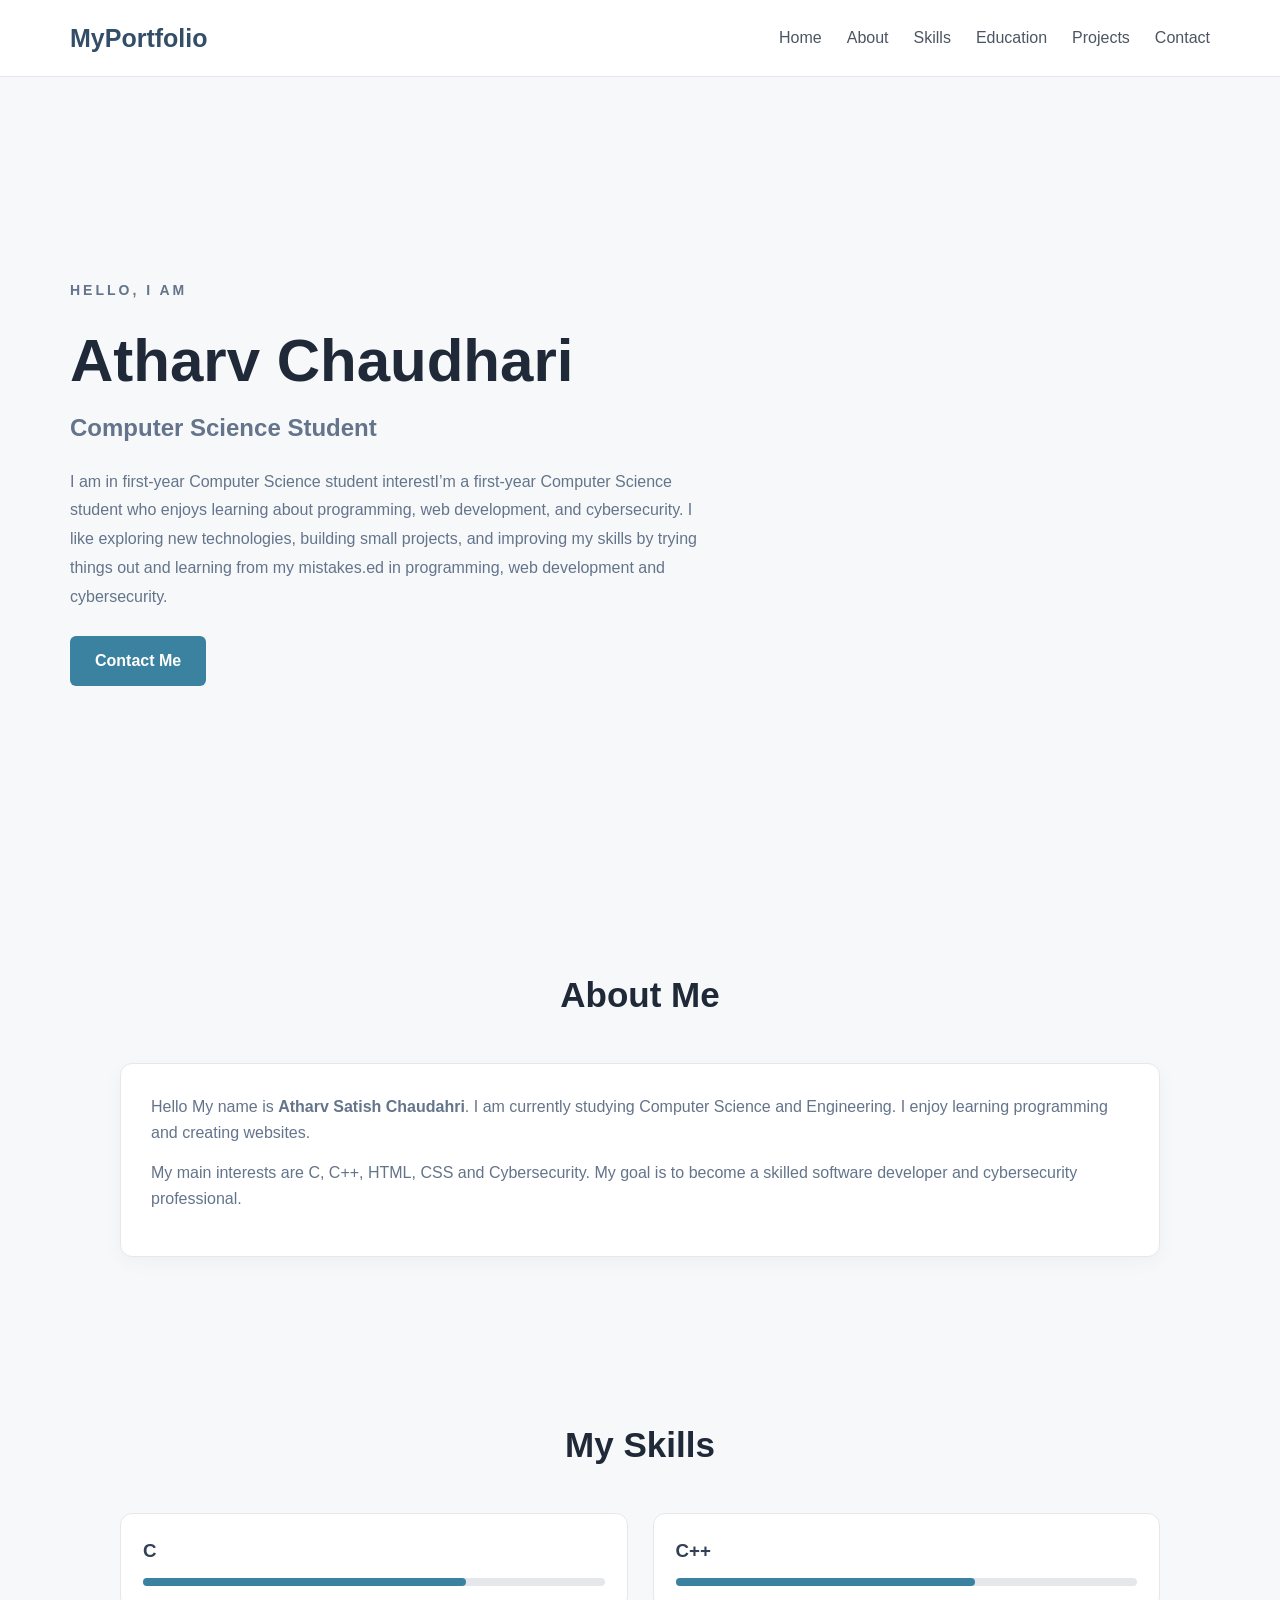
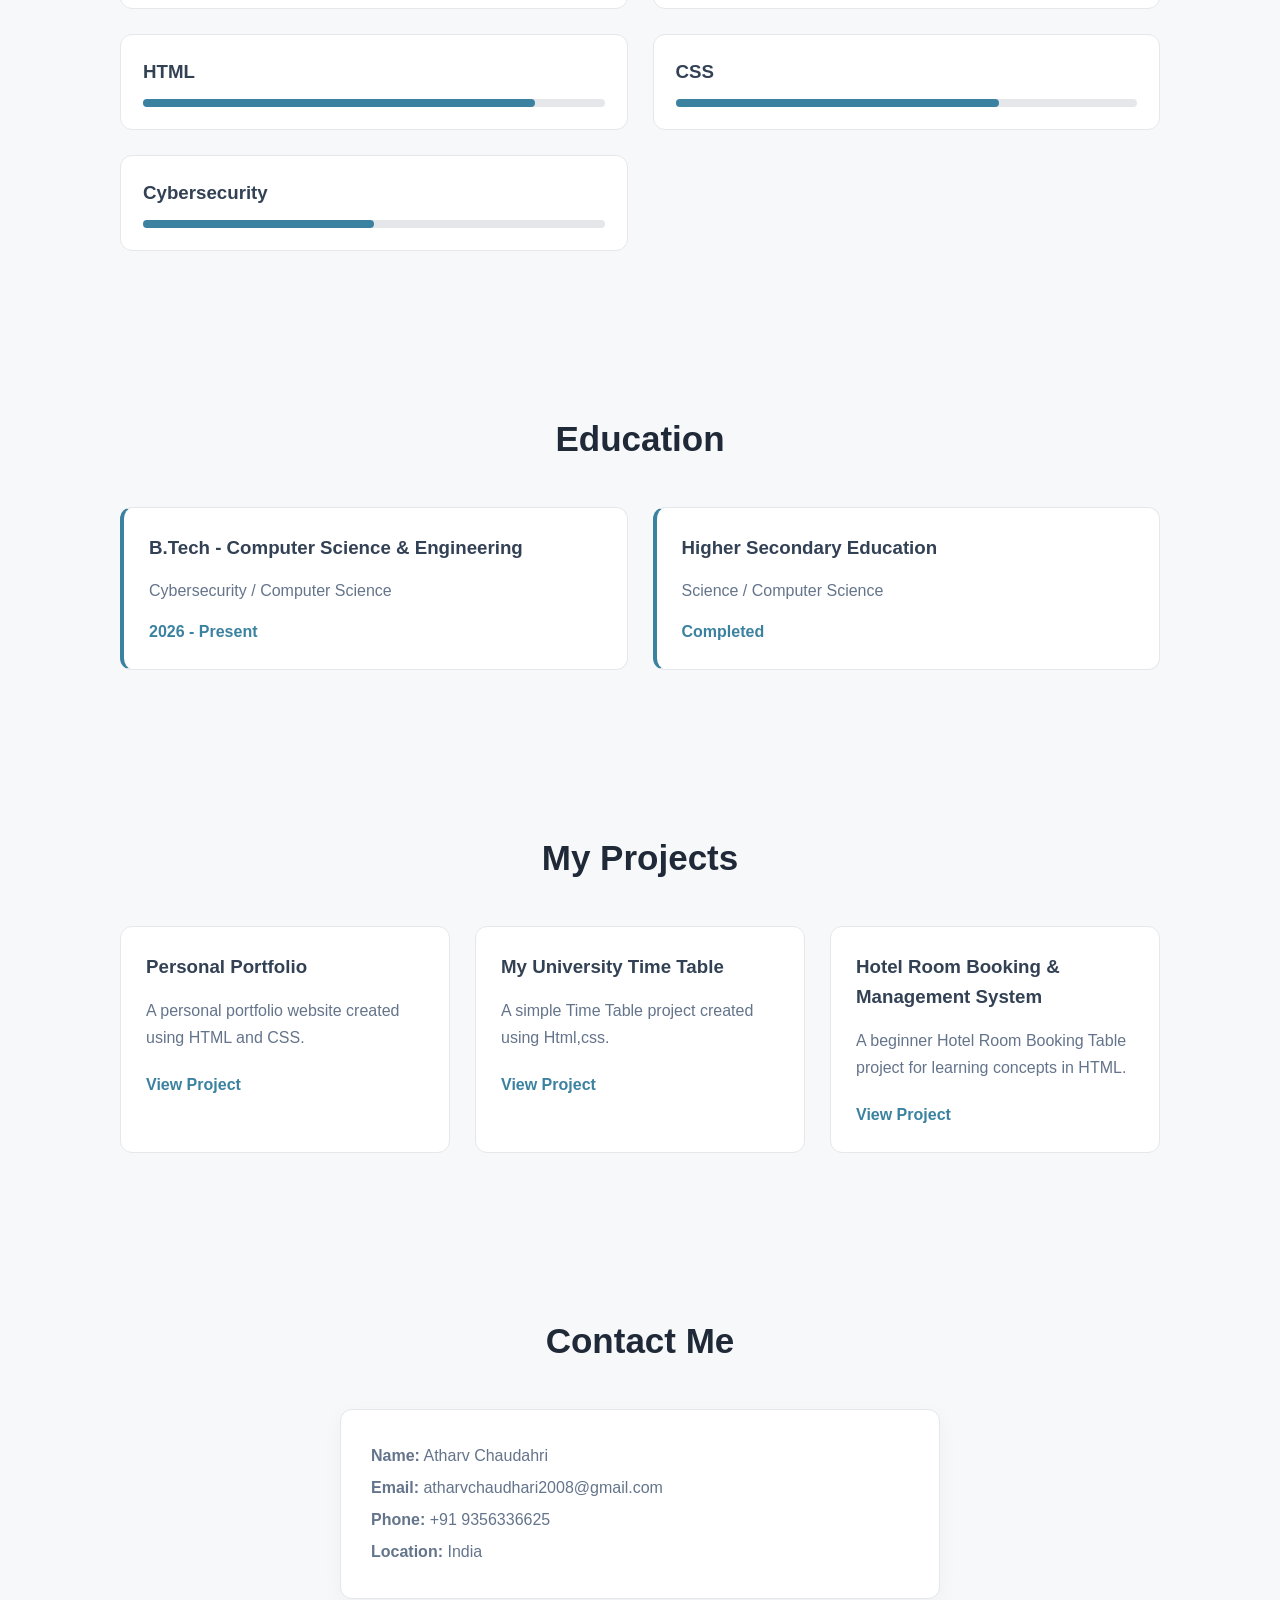
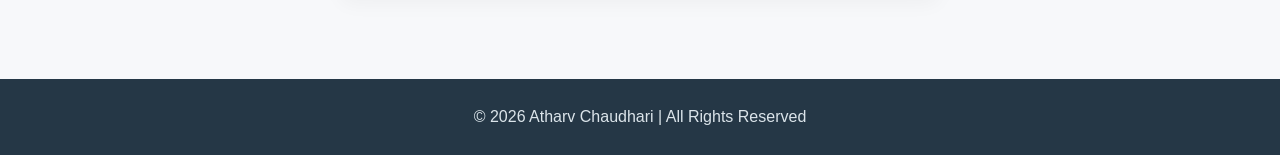
<file: index.html>
<!DOCTYPE html>
<html lang="en">
<head>
    <meta charset="UTF-8">
    <meta name="viewport" content="width=device-width, initial-scale=1.0">
    <title>My Portfolio</title>


    <link rel="stylesheet" href="profile potrfolio.css">
</head>
<style>
        .profile {
            width: 200px;
            height: 200px;
            border-radius: 50%;
            object-fit: cover;
            display: block;
        }
    </style>

<body>

    <!-- Navigation -->
    <header>
        <nav>
            <h2 class="logo">MyPortfolio</h2>

            <div class="nav-links">
                <a href="#home">Home</a>
                <a href="#about">About</a>
                <a href="#skills">Skills</a>
                <a href="#education">Education</a>
                <a href="#projects">Projects</a>
                <a href="#contact">Contact</a>
            </div>
        </nav>
    </header>


    <!-- Home -->
    <section id="home" class="home">

        <div class="home-text">
            <p class="small-text">HELLO, I AM</p>

            <h1>Atharv Chaudhari</h1>

            <h2>Computer Science Student</h2>

            <p>
                I am in first-year Computer Science student interestI’m a first-year Computer Science student who enjoys learning about programming, web development, and cybersecurity. I like exploring new technologies, 
                building small projects, and improving my skills by trying things out and learning from my mistakes.ed in
                programming, web development and cybersecurity.
            </p>

            <a href="#contact" class="button">Contact Me</a>
        </div>

        
        </div>

    </section>


    <!-- About -->
    <section id="about" class="section">

        <h2 class="heading">About Me</h2>

        <div class="about-box">

            <p>
                Hello My name is <b>Atharv Satish Chaudahri</b>.
                I am currently studying Computer Science and Engineering.
                I enjoy learning programming and creating websites.
            </p>

            <p>
                My main interests are C, C++, HTML, CSS and Cybersecurity.
                My goal is to become a skilled software developer and
                cybersecurity professional.
            </p>

        </div>

    </section>


    <!-- Skills -->
    <section id="skills" class="section">

        <h2 class="heading">My Skills</h2>

        <div class="skills-container">

            <div class="skill">
                <h3>C</h3>
                <div class="progress">
                    <div class="progress-bar c"></div>
                </div>
            </div>

            <div class="skill">
                <h3>C++</h3>
                <div class="progress">
                    <div class="progress-bar cpp"></div>
                </div>
            </div>

            <div class="skill">
                <h3>HTML</h3>
                <div class="progress">
                    <div class="progress-bar html"></div>
                </div>
            </div>

            <div class="skill">
                <h3>CSS</h3>
                <div class="progress">
                    <div class="progress-bar css"></div>
                </div>
            </div>

            <div class="skill">
                <h3>Cybersecurity</h3>
                <div class="progress">
                    <div class="progress-bar cyber"></div>
                </div>
            </div>

        </div>

    </section>


    <!-- Education -->
    <section id="education" class="section">

        <h2 class="heading">Education</h2>

        <div class="education-box">

            <div class="education-card">
                <h3>B.Tech - Computer Science & Engineering</h3>

                <p>
                    Cybersecurity / Computer Science
                </p>

                <span>2026 - Present</span>
            </div>

            <div class="education-card">
                <h3>Higher Secondary Education</h3>

                <p>
                    Science / Computer Science
                </p>

                <span>Completed</span>
            </div>

        </div>

    </section>


    <!-- Projects -->
    <section id="projects" class="section">

        <h2 class="heading">My Projects</h2>

        <div class="project-container">

            <div class="project-card">
                <h3> Personal Portfolio</h3>

                <p>
                    A personal portfolio website created using HTML and CSS.
                </p>

                <a href="#">View Project</a>
            </div>


            <div class="project-card">
                <h3>My University Time Table </h3>

                <p>
                    A simple Time Table project created using Html,css.
                </p>

                <a href="http://127.0.0.1:5500/wedpage.html/timetable.html">View Project</a>
            </div>


            <div class="project-card">
                <h3>Hotel Room Booking & Management System</h3>

                <p>
                    A beginner Hotel Room Booking Table project for learning
                    concepts in HTML.
                </p>

                <a href="http://127.0.0.1:5500/wedpage.html/h1.html?">View Project</a>
            </div>

        </div>

    </section>


    <!-- Contact -->
    <section id="contact" class="section">

        <h2 class="heading">Contact Me</h2>

        <div class="contact-box">

            <p><b>Name:</b> Atharv Chaudahri</p>

            <p>
                <b>Email:</b>
                atharvchaudhari2008@gmail.com
            </p>

            <p>
                <b>Phone:</b>
                +91 9356336625 
            </p>

            <p>
                <b>Location:</b>
                India
            </p>

        </div>

    </section>


    <!-- Footer -->
    <footer>

        <p>
            © 2026 Atharv Chaudhari | All Rights Reserved
        </p>

    </footer>

</body>
</html>
</file>
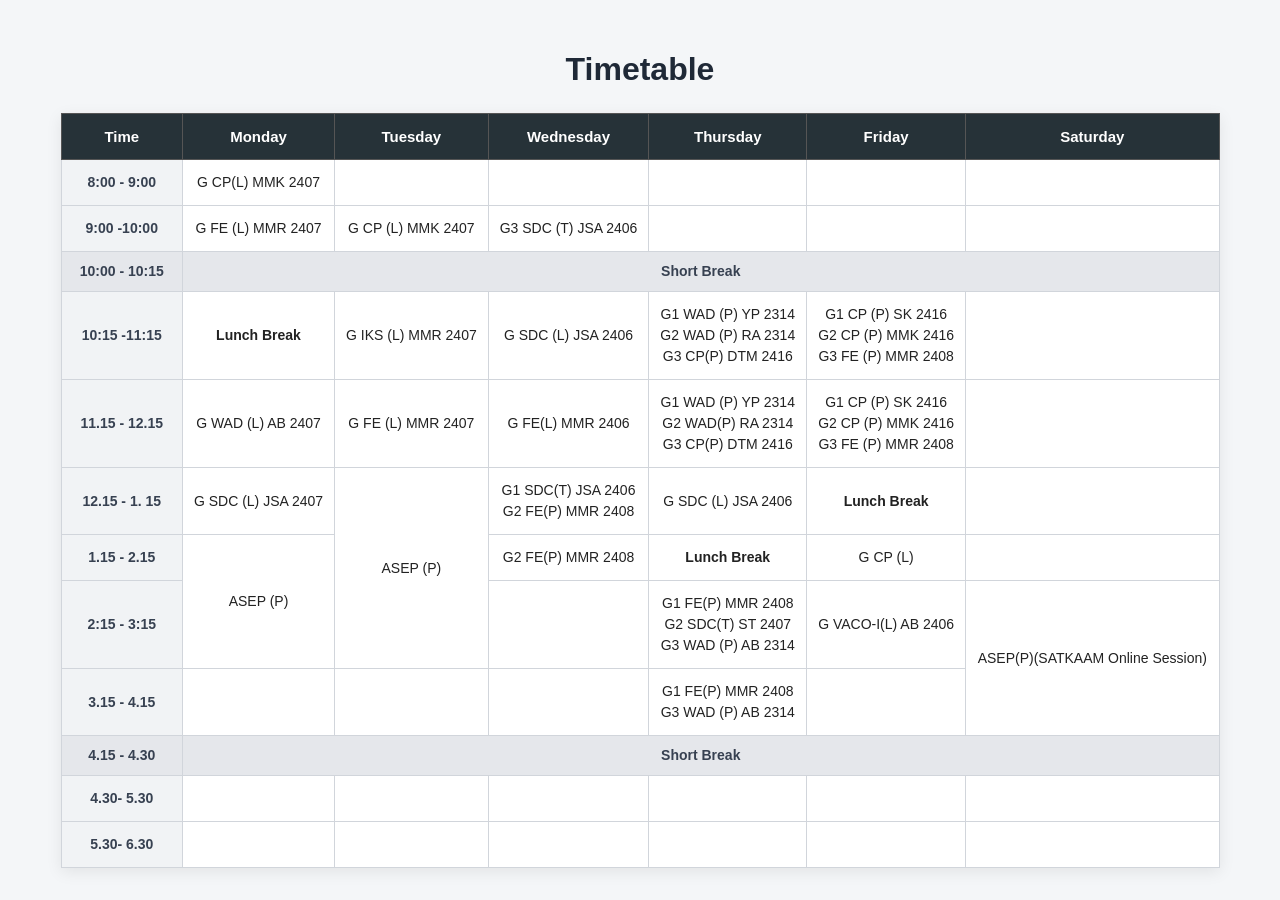
<file: timetable.html>
<!DOCTYPE html>
<html >
<head>
  
  <meta name="viewport" content="width=device-width, initial-scale=1.0">
  <title>Timetable</title>
  
</head>
 <style>
        * {
            box-sizing: border-box;
        }

        body {
            margin: 0;
            padding: 30px;
            font-family: Arial, sans-serif;
            background-color: #f4f6f8;
            color: #222;
        }

        h1 {
            text-align: center;
            margin-bottom: 25px;
            color: #1f2937;
            font-size: 32px;
        }

        table {
            width: 95%;
            max-width: 1300px;
            margin: auto;
            border-collapse: collapse;
            background-color: white;
            box-shadow: 0 4px 15px rgba(0, 0, 0, 0.08);
        }

        th {
            background-color: #263238;
            color: white;
            padding: 14px 10px;
            font-size: 15px;
            border: 1px solid #555;
        }

        td {
            padding: 12px 10px;
            text-align: center;
            border: 1px solid #d1d5db;
            font-size: 14px;
            line-height: 1.5;
            min-width: 120px;
        }

        td:first-child {
            font-weight: bold;
            background-color: #f1f3f5;
            color: #374151;
            min-width: 120px;
        }

        tbody tr:hover {
            background-color: #f8fafc;
        }

        .break td {
            background-color: #e5e7eb;
            color: #374151;
            font-weight: bold;
            padding: 9px;
        }

        /* Class cells */
        tbody td:not(:first-child):not([colspan]) {
            vertical-align: middle;
        }

        /* Mobile view */
        @media (max-width: 800px) {
            body {
                padding: 15px;
            }

            h1 {
                font-size: 26px;
            }

            table {
                width: 100%;
                font-size: 12px;
            }

            th,
            td {
                padding: 8px 6px;
                font-size: 12px;
            }
        }
    </style>
<body>
<h1 align="center">Timetable</h1>

  <table border="1"align="center">
    <thead>
      <tr>
        <th>Time</th>
        <th>Monday</th>
        <th>Tuesday</th>
        <th>Wednesday</th>
        <th>Thursday</th>
        <th>Friday</th>
        <th>Saturday</th>
      </tr>
    </thead>
    <tbody>
      <tr>
        <td>8:00 - 9:00</td>
        <td>G CP(L) MMK 2407</td>
        <td></td>
        <td></td>
        <td></td>
        <td></td>
        <td></td>
      </tr>
      <tr>
        <td>9:00 -10:00</td>
        <td>G FE (L) MMR 2407</td>
        <td>G CP (L) MMK 2407</td>
        <td>G3 SDC (T) JSA 2406</td>
        <td></td>
        <td></td>
        <td></td>
      </tr>
      <tr class="break">
        <td>10:00 - 10:15</td>
        <td colspan="6"align="center">Short Break</td>
      </tr>
      <tr>
        <td>10:15 -11:15</td>
        <td><b>Lunch Break</b></td>
        <td>G IKS (L) MMR 2407</td>
        <td>G SDC (L) JSA 2406</td>
        <td>G1 WAD (P) YP 2314<br>G2 WAD (P) RA 2314<br>G3 CP(P) DTM 2416</td>
        <td>G1 CP (P) SK 2416<br>G2 CP (P) MMK 2416<br>G3 FE (P) MMR 2408</td>
        <td></td>
      </tr>
      <tr>
        <td>11.15 - 12.15</td>
        <td>G WAD (L) AB 2407</td>
        <td>G FE (L) MMR 2407</td>
        <td>G FE(L) MMR 2406</td>
        <td>G1 WAD (P) YP 2314<br>G2 WAD(P) RA 2314<br>G3 CP(P) DTM 2416</td>
        <td>G1 CP (P) SK 2416<br>G2 CP (P) MMK 2416<br>G3 FE (P) MMR 2408</td>
        <td></td>
      </tr>
      <tr>
        <td>12.15 - 1. 15</td>
        <td>G SDC (L) JSA 2407</td>
        <td rowspan="3" align="center">ASEP (P)</td>
        <td>G1 SDC(T) JSA 2406<br>G2 FE(P) MMR 2408</td>
        <td>G SDC (L) JSA 2406</td>
        <td><b>Lunch Break</b></td>
        <td></td>
      </tr>
      <tr>
        <td>1.15 - 2.15</td>
        <td rowspan="2"align="center">ASEP (P)</td>
        <td>G2 FE(P) MMR 2408</td>
        <td><b>Lunch Break</b></td>
        <td>G CP (L) <br></td>
        <td></td>
      </tr>
      <tr>
        <td>2:15 - 3:15</td>
        <td></td>
        <td>G1 FE(P) MMR 2408<br>G2 SDC(T) ST 2407<br>G3 WAD (P) AB 2314</td>
        <td>G VACO-I(L) AB 2406</td>
        <td rowspan="2" align="center">ASEP(P)(SATKAAM Online Session)</td>
      </tr>
      <tr>
        <td>3.15 - 4.15</td>
        <td></td>
        <td></td>
        <td></td>
        <td>G1 FE(P) MMR 2408<br>G3 WAD (P) AB 2314</td>
        <td></td>
      </tr>
      <tr class="break">
        <td>4.15 - 4.30</td>
        <td colspan="6" align="center"> Short Break</td>
      </tr>
      <tr>
        <td>4.30- 5.30</td>
        <td></td>
        <td></td>
        <td></td>
        <td></td>
        <td></td>
        <td></td>
      </tr>
      <tr>
        <td>5.30- 6.30</td>
        <td></td>
        <td></td>
        <td></td>
        <td></td>
        <td></td>
        <td></td>
      </tr>
    </tbody>
  </table>

</body>
</html>
</file>
<file: profile potrfolio.css>
/* =========================
   RESET
========================= */

* {
    margin: 0;
    padding: 0;
    box-sizing: border-box;
}


/* =========================
   BODY
========================= */

body {
    font-family: Arial, sans-serif;
    background-color: #f7f8fa;
    color: #252a34;
    line-height: 1.6;
}


/* =========================
   NAVIGATION
========================= */

header {
    background-color: #ffffff;
    position: sticky;
    top: 0;
    z-index: 100;

    border-bottom: 1px solid #e5e7eb;
}


nav {
    max-width: 1200px;
    margin: auto;
    padding: 18px 30px;

    display: flex;
    justify-content: space-between;
    align-items: center;
}


.logo {
    color: #334e68;
    font-size: 25px;
    font-weight: bold;
}


.nav-links {
    display: flex;
    gap: 25px;
}


.nav-links a {
    color: #4b5563;
    text-decoration: none;
    font-size: 16px;

    transition: 0.3s;
}


.nav-links a:hover {
    color: #3b82a0;
}


/* =========================
   HOME
========================= */

.home {
    min-height: 90vh;
    max-width: 1200px;
    margin: auto;

    padding: 80px 30px;

    display: flex;
    justify-content: space-between;
    align-items: center;

    gap: 50px;
}


.home-text {
    max-width: 650px;
}


.small-text {
    color: #3b82a0;
    letter-spacing: 3px;
    font-weight: bold;
    font-size: 14px;
}


.home h1 {
    color: #1f2937;
    font-size: 60px;
    line-height: 1.1;

    margin: 15px 0;
}


.home h2 {
    color: #64748b;
    margin-bottom: 20px;
}


.home p {
    color: #64748b;
    line-height: 1.8;
    margin-bottom: 25px;
}


/* =========================
   BUTTON
========================= */

.button {
    display: inline-block;

    background-color: #3b82a0;
    color: white;

    padding: 12px 25px;

    text-decoration: none;
    font-weight: bold;

    border-radius: 6px;

    transition: 0.3s;
}


.button:hover {
    background-color: #2f667d;

    transform: translateY(-2px);
}


/* =========================
   PROFILE
========================= */

.profile-circle {
    width: 280px;
    height: 280px;

    border-radius: 50%;

    border: 8px solid #dbe8ed;

    display: flex;
    justify-content: center;
    align-items: center;

    background-color: #eaf2f5;

    text-align: center;

    color: #64748b;

    font-size: 20px;
    font-weight: bold;

    box-shadow: 0 15px 35px rgba(0, 0, 0, 0.08);
}


/* =========================
   SECTIONS
========================= */

.section {
    max-width: 1100px;
    margin: auto;

    padding: 80px 30px;
}


.heading {
    text-align: center;

    font-size: 35px;

    margin-bottom: 40px;

    color: #1f2937;
}


/* =========================
   ABOUT
========================= */

.about-box {
    background-color: white;

    padding: 30px;

    border-radius: 12px;

    border: 1px solid #e5e7eb;

    box-shadow: 0 5px 20px rgba(0, 0, 0, 0.04);
}


.about-box p {
    margin-bottom: 15px;

    color: #64748b;
}


/* =========================
   SKILLS
========================= */

.skills-container {
    display: grid;

    grid-template-columns: repeat(2, 1fr);

    gap: 25px;
}


.skill {
    background-color: white;

    padding: 22px;

    border-radius: 12px;

    border: 1px solid #e5e7eb;

    transition: 0.3s;
}


.skill:hover {
    transform: translateY(-4px);

    box-shadow: 0 10px 25px rgba(0, 0, 0, 0.06);
}


.skill h3 {
    margin-bottom: 12px;

    color: #334155;
}


.progress {
    width: 100%;
    height: 8px;

    background-color: #e5e7eb;

    border-radius: 20px;
}


.progress-bar {
    height: 100%;

    background-color: #3b82a0;

    border-radius: 20px;
}


.c {
    width: 70%;
}


.cpp {
    width: 65%;
}


.html {
    width: 85%;
}


.css {
    width: 70%;
}


.cyber {
    width: 50%;
}


/* =========================
   EDUCATION
========================= */

.education-box {
    display: grid;

    grid-template-columns: repeat(2, 1fr);

    gap: 25px;
}


.education-card {
    background-color: white;

    padding: 25px;

    border-radius: 12px;

    border: 1px solid #e5e7eb;

    border-left: 4px solid #3b82a0;
}


.education-card h3 {
    margin-bottom: 15px;

    color: #334155;
}


.education-card p {
    color: #64748b;

    margin-bottom: 15px;
}


.education-card span {
    color: #3b82a0;

    font-weight: bold;
}


/* =========================
   PROJECTS
========================= */

.project-container {
    display: grid;

    grid-template-columns: repeat(3, 1fr);

    gap: 25px;
}


.project-card {
    background-color: white;

    padding: 25px;

    border-radius: 12px;

    border: 1px solid #e5e7eb;

    transition: 0.3s;
}


.project-card:hover {
    transform: translateY(-7px);

    box-shadow: 0 12px 30px rgba(0, 0, 0, 0.08);
}


.project-card h3 {
    margin-bottom: 15px;

    color: #334155;
}


.project-card p {
    color: #64748b;

    line-height: 1.7;

    margin-bottom: 20px;
}


.project-card a {
    color: #3b82a0;

    text-decoration: none;

    font-weight: bold;
}


.project-card a:hover {
    text-decoration: underline;
}


/* =========================
   CONTACT
========================= */

.contact-box {
    background-color: white;

    max-width: 600px;

    margin: auto;

    padding: 30px;

    border-radius: 12px;

    border: 1px solid #e5e7eb;

    box-shadow: 0 5px 20px rgba(0, 0, 0, 0.04);

    line-height: 2;
}


.contact-box p {
    color: #64748b;
}


/* =========================
   FOOTER
========================= */

footer {
    background-color: #253746;

    text-align: center;

    padding: 25px;

    color: #dbe4ea;
}


/* =========================
   MOBILE
========================= */

@media (max-width: 768px) {

    nav {
        flex-direction: column;
        gap: 20px;
    }


    .nav-links {
        flex-wrap: wrap;

        justify-content: center;

        gap: 15px;
    }


    .home {
        flex-direction: column-reverse;

        text-align: center;

        gap: 50px;
    }


    .home h1 {
        font-size: 45px;
    }


    .skills-container {
        grid-template-columns: 1fr;
    }


    .education-box {
        grid-template-columns: 1fr;
    }


    .project-container {
        grid-template-columns: 1fr;
    }


    .profile-circle {
        width: 220px;
        height: 220px;
    }
}
</file>
